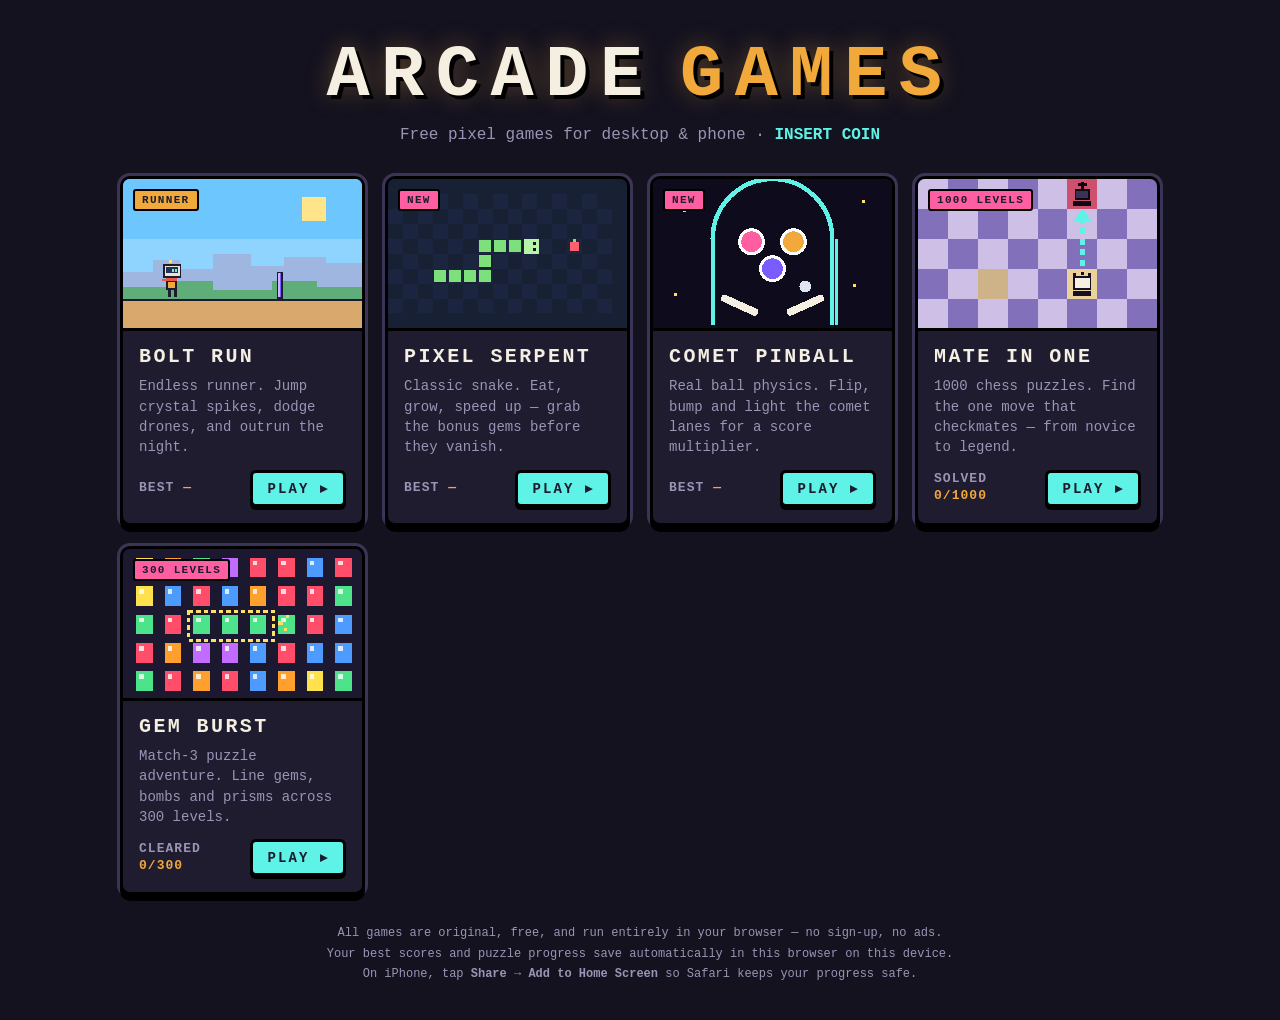
<file: index.html>
<!doctype html>
<html lang="en">
<head>
  <meta charset="utf-8">
  <meta name="viewport" content="width=device-width, initial-scale=1, viewport-fit=cut">
  <meta name="theme-color" content="#14121f">
  <meta name="description" content="Arcade Games — free pixel-art browser games: Bolt Run, Pixel Serpent, Comet Pinball and Mate in One (1000 chess puzzles) and Gem Burst (300 match-3 levels). Play on desktop or phone.">
  <meta name="apple-mobile-web-app-capable" content="yes">
  <meta name="mobile-web-app-capable" content="yes">
  <meta name="apple-mobile-web-app-status-bar-style" content="black-translucent">
  <meta name="apple-mobile-web-app-title" content="Arcade">
  <title>Arcade Games</title>
  <script src="storage.js"></script>
  <link rel="stylesheet" href="shared.css">
  <style>
    body { display: flex; justify-content: center; }
    .home { width: min(100%, 1040px); display: flex; flex-direction: column; gap: 28px; padding-bottom: 24px; }

    .hero { text-align: center; padding: 28px 0 4px; }
    .marquee {
      margin: 0;
      font-size: clamp(34px, 9vw, 72px);
      font-weight: 900;
      letter-spacing: 0.16em;
      line-height: 1;
      text-shadow: 4px 4px 0 #000, 0 0 24px rgba(242, 169, 59, 0.35);
    }
    .marquee span { color: var(--accent); margin-left: 0.35em; }
    @media (max-width: 520px) { .marquee span { display: block; margin: 0.15em 0 0; } }
    .tagline { margin: 14px 0 0; color: var(--muted); font-size: clamp(13px, 2.6vw, 16px); }
    .blink { animation: blink 1.1s steps(2) infinite; color: var(--accent-2); font-weight: 900; }
    @keyframes blink { 50% { opacity: 0; } }

    .grid {
      display: grid;
      grid-template-columns: repeat(auto-fit, minmax(230px, 1fr));
      gap: 20px;
    }

    .card {
      position: relative;
      display: flex;
      flex-direction: column;
      background: var(--panel);
      border: 3px solid #000;
      border-radius: 10px;
      box-shadow: 0 6px 0 #000, 0 0 0 3px var(--line);
      overflow: hidden;
      color: var(--ink);
      text-decoration: none;
      transition: transform 0.12s, box-shadow 0.12s;
    }
    .card:hover, .card:focus-visible { transform: translateY(-4px); box-shadow: 0 10px 0 #000, 0 0 0 3px var(--accent); outline: none; }
    .card:active { transform: translateY(2px); box-shadow: 0 3px 0 #000, 0 0 0 3px var(--accent); }

    .thumb { aspect-ratio: 16 / 10; display: block; width: 100%; image-rendering: pixelated; border-bottom: 3px solid #000; }
    .thumb svg { width: 100%; height: 100%; display: block; shape-rendering: crispEdges; }

    .card-body { padding: 14px 16px 16px; display: flex; flex-direction: column; gap: 8px; flex: 1; }
    .card h2 { margin: 0; font-size: 20px; letter-spacing: 0.12em; }
    .card p { margin: 0; color: var(--muted); font-size: 14px; line-height: 1.45; flex: 1; }
    .meta { display: flex; align-items: center; justify-content: space-between; gap: 8px; margin-top: 4px; }
    .best { line-height: 1.3; font-size: 13px; font-weight: 700; color: var(--muted); letter-spacing: 0.08em; }
    .best b { color: var(--accent); }
    .play {
      white-space: nowrap;
      font-weight: 900;
      letter-spacing: 0.15em;
      font-size: 14px;
      color: #1d1b2e;
      background: var(--accent-2);
      padding: 7px 14px;
      border: 3px solid #000;
      border-radius: 6px;
      box-shadow: 0 3px 0 #000;
    }
    .tag {
      position: absolute; top: 10px; left: 10px;
      font-size: 11px; font-weight: 900; letter-spacing: 0.12em;
      padding: 3px 7px; border-radius: 3px; border: 2px solid #000;
      color: #1d1b2e; background: var(--accent);
    }
    .tag.new { background: var(--pink); }

    footer { text-align: center; color: var(--muted); font-size: 12px; line-height: 1.7; }

    @media (prefers-reduced-motion: reduce) { .blink { animation: none; } .card { transition: none; } }
  </style>
</head>
<body>
  <main class="home">
    <header class="hero">
      <h1 class="marquee">ARCADE<span>GAMES</span></h1>
      <p class="tagline">Free pixel games for desktop &amp; phone · <span class="blink">INSERT COIN</span></p>
    </header>

    <section class="grid" aria-label="Games">
      <!-- Bolt Run lives in its own repo; link stays the same. -->
      <a class="card" href="https://prathameshbodhankar.github.io/bolt-run/" data-game="bolt-run">
        <span class="tag">RUNNER</span>
        <span class="thumb" aria-hidden="true">
          <svg viewBox="0 0 160 100">
            <rect width="160" height="100" fill="#8fd3ff"/>
            <rect y="0" width="160" height="40" fill="#6ec6ff"/>
            <rect x="120" y="12" width="16" height="16" fill="#ffe48a"/>
            <rect x="20" y="16" width="24" height="5" fill="#fff"/><rect x="24" y="12" width="14" height="4" fill="#fff"/>
            <path d="M0 62h20v-8h18v6h22v-10h26v8h22v-6h28v4h24v40H0z" fill="#9fb7e0"/>
            <path d="M0 72h30v-4h30v6h40v-6h30v4h30v24H0z" fill="#5fae7a"/>
            <rect y="80" width="160" height="20" fill="#d9a86c"/><rect y="80" width="160" height="2" fill="#1d1b2e"/>
            <!-- robot -->
            <g transform="translate(26 54)">
              <rect x="5" y="0" width="2" height="2" fill="#ffe066"/>
              <rect x="1" y="3" width="12" height="9" fill="#1d1b2e"/><rect x="2" y="4" width="10" height="7" fill="#e8e4d8"/>
              <rect x="3" y="5" width="8" height="4" fill="#26304f"/><rect x="7" y="6" width="1" height="2" fill="#5ff2e6"/><rect x="9" y="6" width="1" height="2" fill="#5ff2e6"/>
              <rect x="3" y="12" width="7" height="2" fill="#e8574a"/><rect x="0" y="13" width="3" height="1" fill="#e8574a"/>
              <rect x="3" y="14" width="7" height="6" fill="#1d1b2e"/><rect x="4" y="15" width="5" height="4" fill="#f2a93b"/>
              <rect x="4" y="20" width="2" height="5" fill="#1d1b2e"/><rect x="8" y="20" width="2" height="5" fill="#1d1b2e"/>
            </g>
            <g transform="translate(100 62)"><rect x="3" y="0" width="4" height="18" fill="#1d1b2e"/><rect x="4" y="1" width="2" height="16" fill="#7b5cff"/><rect x="4" y="1" width="1" height="16" fill="#c9b8ff"/></g>
          </svg>
        </span>
        <span class="card-body">
          <h2>BOLT RUN</h2>
          <p>Endless runner. Jump crystal spikes, dodge drones, and outrun the night.</p>
          <span class="meta"><span class="best">BEST <b data-hi="boltrun.hi">—</b></span><span class="play">PLAY ▸</span></span>
        </span>
      </a>

      <a class="card" href="snake/" data-game="snake">
        <span class="tag new">NEW</span>
        <span class="thumb" aria-hidden="true">
          <svg viewBox="0 0 160 100">
            <rect width="160" height="100" fill="#10131f"/>
            <g fill="#182033">
              <rect x="0" y="0" width="160" height="100"/>
            </g>
            <g fill="#1c2540">
              <rect x="10" y="10" width="10" height="10"/><rect x="30" y="10" width="10" height="10"/><rect x="50" y="10" width="10" height="10"/><rect x="70" y="10" width="10" height="10"/><rect x="90" y="10" width="10" height="10"/><rect x="110" y="10" width="10" height="10"/><rect x="130" y="10" width="10" height="10"/>
              <rect x="0" y="20" width="10" height="10"/><rect x="20" y="20" width="10" height="10"/><rect x="40" y="20" width="10" height="10"/><rect x="60" y="20" width="10" height="10"/><rect x="80" y="20" width="10" height="10"/><rect x="100" y="20" width="10" height="10"/><rect x="120" y="20" width="10" height="10"/><rect x="140" y="20" width="10" height="10"/>
              <rect x="10" y="30" width="10" height="10"/><rect x="30" y="30" width="10" height="10"/><rect x="50" y="30" width="10" height="10"/><rect x="70" y="30" width="10" height="10"/><rect x="90" y="30" width="10" height="10"/><rect x="110" y="30" width="10" height="10"/><rect x="130" y="30" width="10" height="10"/>
              <rect x="0" y="40" width="10" height="10"/><rect x="20" y="40" width="10" height="10"/><rect x="40" y="40" width="10" height="10"/><rect x="60" y="40" width="10" height="10"/><rect x="80" y="40" width="10" height="10"/><rect x="100" y="40" width="10" height="10"/><rect x="120" y="40" width="10" height="10"/><rect x="140" y="40" width="10" height="10"/>
              <rect x="10" y="50" width="10" height="10"/><rect x="30" y="50" width="10" height="10"/><rect x="50" y="50" width="10" height="10"/><rect x="70" y="50" width="10" height="10"/><rect x="90" y="50" width="10" height="10"/><rect x="110" y="50" width="10" height="10"/><rect x="130" y="50" width="10" height="10"/>
              <rect x="0" y="60" width="10" height="10"/><rect x="20" y="60" width="10" height="10"/><rect x="40" y="60" width="10" height="10"/><rect x="60" y="60" width="10" height="10"/><rect x="80" y="60" width="10" height="10"/><rect x="100" y="60" width="10" height="10"/><rect x="120" y="60" width="10" height="10"/><rect x="140" y="60" width="10" height="10"/>
              <rect x="10" y="70" width="10" height="10"/><rect x="30" y="70" width="10" height="10"/><rect x="50" y="70" width="10" height="10"/><rect x="70" y="70" width="10" height="10"/><rect x="90" y="70" width="10" height="10"/><rect x="110" y="70" width="10" height="10"/><rect x="130" y="70" width="10" height="10"/>
              <rect x="0" y="80" width="10" height="10"/><rect x="20" y="80" width="10" height="10"/><rect x="40" y="80" width="10" height="10"/><rect x="60" y="80" width="10" height="10"/><rect x="80" y="80" width="10" height="10"/><rect x="100" y="80" width="10" height="10"/><rect x="120" y="80" width="10" height="10"/><rect x="140" y="80" width="10" height="10"/>
            </g>
            <g fill="#7ee07a">
              <rect x="31" y="61" width="8" height="8"/><rect x="41" y="61" width="8" height="8"/><rect x="51" y="61" width="8" height="8"/><rect x="61" y="61" width="8" height="8"/>
              <rect x="61" y="51" width="8" height="8"/><rect x="61" y="41" width="8" height="8"/><rect x="71" y="41" width="8" height="8"/><rect x="81" y="41" width="8" height="8"/>
            </g>
            <rect x="91" y="40" width="10" height="10" fill="#b6f5a8"/>
            <rect x="97" y="42" width="2" height="2" fill="#10131f"/><rect x="97" y="46" width="2" height="2" fill="#10131f"/>
            <rect x="122" y="42" width="6" height="6" fill="#ff5f6e"/><rect x="124" y="40" width="2" height="2" fill="#7ee07a"/>
          </svg>
        </span>
        <span class="card-body">
          <h2>PIXEL SERPENT</h2>
          <p>Classic snake. Eat, grow, speed up — grab the bonus gems before they vanish.</p>
          <span class="meta"><span class="best">BEST <b data-hi="arcade.snake.hi">—</b></span><span class="play">PLAY ▸</span></span>
        </span>
      </a>

      <a class="card" href="pinball/" data-game="pinball">
        <span class="tag new">NEW</span>
        <span class="thumb" aria-hidden="true">
          <svg viewBox="0 0 160 100">
            <rect width="160" height="100" fill="#0e0b1d"/>
            <path d="M40 98V40a40 40 0 0 1 80 0v58" fill="none" stroke="#5ff2e6" stroke-width="3"/>
            <circle cx="66" cy="42" r="8" fill="#ff5fa2" stroke="#fff" stroke-width="2"/>
            <circle cx="94" cy="42" r="8" fill="#f2a93b" stroke="#fff" stroke-width="2"/>
            <circle cx="80" cy="60" r="8" fill="#7b5cff" stroke="#fff" stroke-width="2"/>
            <path d="M48 80l20 9" stroke="#f4efe1" stroke-width="5" stroke-linecap="round"/>
            <path d="M112 80l-20 9" stroke="#f4efe1" stroke-width="5" stroke-linecap="round"/>
            <circle cx="102" cy="72" r="4" fill="#dfe6f2"/>
            <rect x="122" y="40" width="2" height="58" fill="#5ff2e6"/>
            <g fill="#ffe066"><rect x="20" y="20" width="2" height="2"/><rect x="140" y="14" width="2" height="2"/><rect x="134" y="70" width="2" height="2"/><rect x="14" y="76" width="2" height="2"/></g>
          </svg>
        </span>
        <span class="card-body">
          <h2>COMET PINBALL</h2>
          <p>Real ball physics. Flip, bump and light the comet lanes for a score multiplier.</p>
          <span class="meta"><span class="best">BEST <b data-hi="arcade.pinball.hi">—</b></span><span class="play">PLAY ▸</span></span>
        </span>
      </a>
      <a class="card" href="chess/" data-game="mate">
        <span class="tag new">1000 LEVELS</span>
        <span class="thumb" aria-hidden="true">
          <svg viewBox="0 0 160 100">
            <rect width="160" height="100" fill="#8370ba"/>
            <g fill="#cdbfe6">
              <rect x="0" y="0" width="20" height="20"/><rect x="40" y="0" width="20" height="20"/><rect x="80" y="0" width="20" height="20"/><rect x="120" y="0" width="20" height="20"/>
              <rect x="20" y="20" width="20" height="20"/><rect x="60" y="20" width="20" height="20"/><rect x="100" y="20" width="20" height="20"/><rect x="140" y="20" width="20" height="20"/>
              <rect x="0" y="40" width="20" height="20"/><rect x="40" y="40" width="20" height="20"/><rect x="80" y="40" width="20" height="20"/><rect x="120" y="40" width="20" height="20"/>
              <rect x="20" y="60" width="20" height="20"/><rect x="60" y="60" width="20" height="20"/><rect x="100" y="60" width="20" height="20"/><rect x="140" y="60" width="20" height="20"/>
              <rect x="0" y="80" width="20" height="20"/><rect x="40" y="80" width="20" height="20"/><rect x="80" y="80" width="20" height="20"/><rect x="120" y="80" width="20" height="20"/>
            </g>
            <rect x="100" y="0" width="20" height="20" fill="rgba(255,60,60,0.6)"/>
            <rect x="40" y="60" width="20" height="20" fill="rgba(255,224,102,0.6)"/><rect x="100" y="60" width="20" height="20" fill="rgba(255,224,102,0.6)"/>
            <!-- black king (in check) -->
            <g transform="translate(103 2)"><rect x="6" y="0" width="2" height="5" fill="#0b0814"/><rect x="4" y="1" width="6" height="2" fill="#0b0814"/><rect x="2" y="5" width="10" height="7" fill="#0b0814"/><rect x="3" y="6" width="8" height="5" fill="#3a3256"/><rect x="1" y="13" width="12" height="3" fill="#0b0814"/></g>
            <!-- white queen delivering mate -->
            <g transform="translate(103 62)"><rect x="1" y="1" width="2" height="2" fill="#140f22"/><rect x="6" y="0" width="2" height="2" fill="#140f22"/><rect x="11" y="1" width="2" height="2" fill="#140f22"/><rect x="1" y="3" width="12" height="9" fill="#140f22"/><rect x="2" y="4" width="10" height="7" fill="#f4efe1"/><rect x="1" y="13" width="12" height="3" fill="#140f22"/></g>
            <path d="M110 58V24" stroke="#5ff2e6" stroke-width="3" stroke-dasharray="4 3"/>
            <path d="M104 28l6-8 6 8z" fill="#5ff2e6"/>
          </svg>
        </span>
        <span class="card-body">
          <h2>MATE IN ONE</h2>
          <p>1000 chess puzzles. Find the one move that checkmates — from novice to legend.</p>
          <span class="meta"><span class="best">SOLVED <b data-solved="arcade.mate1.solved">0/1000</b></span><span class="play">PLAY ▸</span></span>
        </span>
      </a>
      <a class="card" href="gems/" data-game="gems">
        <span class="tag new">300 LEVELS</span>
        <span class="thumb" aria-hidden="true">
          <svg viewBox="0 0 160 100">
            <rect width="160" height="100" fill="#1b1830"/>
            <rect x="9" y="6" width="11" height="13" fill="#ffe14d"/><rect x="11" y="8" width="3" height="3" fill="#fff" opacity=".8"/><rect x="28" y="6" width="11" height="13" fill="#ff9f2e"/><rect x="30" y="8" width="3" height="3" fill="#fff" opacity=".8"/><rect x="47" y="6" width="11" height="13" fill="#4de38a"/><rect x="49" y="8" width="3" height="3" fill="#fff" opacity=".8"/><rect x="66" y="6" width="11" height="13" fill="#c26bff"/><rect x="68" y="8" width="3" height="3" fill="#fff" opacity=".8"/><rect x="85" y="6" width="11" height="13" fill="#ff4d6a"/><rect x="87" y="8" width="3" height="3" fill="#fff" opacity=".8"/><rect x="104" y="6" width="11" height="13" fill="#ff4d6a"/><rect x="106" y="8" width="3" height="3" fill="#fff" opacity=".8"/><rect x="123" y="6" width="11" height="13" fill="#4d9bff"/><rect x="125" y="8" width="3" height="3" fill="#fff" opacity=".8"/><rect x="142" y="6" width="11" height="13" fill="#ff4d6a"/><rect x="144" y="8" width="3" height="3" fill="#fff" opacity=".8"/><rect x="9" y="25" width="11" height="13" fill="#ffe14d"/><rect x="11" y="27" width="3" height="3" fill="#fff" opacity=".8"/><rect x="28" y="25" width="11" height="13" fill="#4d9bff"/><rect x="30" y="27" width="3" height="3" fill="#fff" opacity=".8"/><rect x="47" y="25" width="11" height="13" fill="#ff4d6a"/><rect x="49" y="27" width="3" height="3" fill="#fff" opacity=".8"/><rect x="66" y="25" width="11" height="13" fill="#4d9bff"/><rect x="68" y="27" width="3" height="3" fill="#fff" opacity=".8"/><rect x="85" y="25" width="11" height="13" fill="#ff9f2e"/><rect x="87" y="27" width="3" height="3" fill="#fff" opacity=".8"/><rect x="104" y="25" width="11" height="13" fill="#ff4d6a"/><rect x="106" y="27" width="3" height="3" fill="#fff" opacity=".8"/><rect x="123" y="25" width="11" height="13" fill="#ff4d6a"/><rect x="125" y="27" width="3" height="3" fill="#fff" opacity=".8"/><rect x="142" y="25" width="11" height="13" fill="#4de38a"/><rect x="144" y="27" width="3" height="3" fill="#fff" opacity=".8"/><rect x="9" y="44" width="11" height="13" fill="#4de38a"/><rect x="11" y="46" width="3" height="3" fill="#fff" opacity=".8"/><rect x="28" y="44" width="11" height="13" fill="#ff4d6a"/><rect x="30" y="46" width="3" height="3" fill="#fff" opacity=".8"/><rect x="47" y="44" width="11" height="13" fill="#4de38a"/><rect x="49" y="46" width="3" height="3" fill="#fff" opacity=".8"/><rect x="66" y="44" width="11" height="13" fill="#4de38a"/><rect x="68" y="46" width="3" height="3" fill="#fff" opacity=".8"/><rect x="85" y="44" width="11" height="13" fill="#4de38a"/><rect x="87" y="46" width="3" height="3" fill="#fff" opacity=".8"/><rect x="104" y="44" width="11" height="13" fill="#4de38a"/><rect x="106" y="46" width="3" height="3" fill="#fff" opacity=".8"/><rect x="123" y="44" width="11" height="13" fill="#ff4d6a"/><rect x="125" y="46" width="3" height="3" fill="#fff" opacity=".8"/><rect x="142" y="44" width="11" height="13" fill="#4d9bff"/><rect x="144" y="46" width="3" height="3" fill="#fff" opacity=".8"/><rect x="9" y="63" width="11" height="13" fill="#ff4d6a"/><rect x="11" y="65" width="3" height="3" fill="#fff" opacity=".8"/><rect x="28" y="63" width="11" height="13" fill="#ff9f2e"/><rect x="30" y="65" width="3" height="3" fill="#fff" opacity=".8"/><rect x="47" y="63" width="11" height="13" fill="#c26bff"/><rect x="49" y="65" width="3" height="3" fill="#fff" opacity=".8"/><rect x="66" y="63" width="11" height="13" fill="#c26bff"/><rect x="68" y="65" width="3" height="3" fill="#fff" opacity=".8"/><rect x="85" y="63" width="11" height="13" fill="#4d9bff"/><rect x="87" y="65" width="3" height="3" fill="#fff" opacity=".8"/><rect x="104" y="63" width="11" height="13" fill="#ff4d6a"/><rect x="106" y="65" width="3" height="3" fill="#fff" opacity=".8"/><rect x="123" y="63" width="11" height="13" fill="#4d9bff"/><rect x="125" y="65" width="3" height="3" fill="#fff" opacity=".8"/><rect x="142" y="63" width="11" height="13" fill="#4d9bff"/><rect x="144" y="65" width="3" height="3" fill="#fff" opacity=".8"/><rect x="9" y="82" width="11" height="13" fill="#4de38a"/><rect x="11" y="84" width="3" height="3" fill="#fff" opacity=".8"/><rect x="28" y="82" width="11" height="13" fill="#ff4d6a"/><rect x="30" y="84" width="3" height="3" fill="#fff" opacity=".8"/><rect x="47" y="82" width="11" height="13" fill="#ff9f2e"/><rect x="49" y="84" width="3" height="3" fill="#fff" opacity=".8"/><rect x="66" y="82" width="11" height="13" fill="#ff4d6a"/><rect x="68" y="84" width="3" height="3" fill="#fff" opacity=".8"/><rect x="85" y="82" width="11" height="13" fill="#4d9bff"/><rect x="87" y="84" width="3" height="3" fill="#fff" opacity=".8"/><rect x="104" y="82" width="11" height="13" fill="#ff9f2e"/><rect x="106" y="84" width="3" height="3" fill="#fff" opacity=".8"/><rect x="123" y="82" width="11" height="13" fill="#ffe14d"/><rect x="125" y="84" width="3" height="3" fill="#fff" opacity=".8"/><rect x="142" y="82" width="11" height="13" fill="#4de38a"/><rect x="144" y="84" width="3" height="3" fill="#fff" opacity=".8"/>
            <rect x="44" y="42" width="57" height="19" fill="none" stroke="#ffe066" stroke-width="2" stroke-dasharray="3 2"/>
            <g fill="#ffe066"><rect x="104" y="48" width="3" height="3"/><rect x="109" y="44" width="2" height="2"/><rect x="108" y="53" width="2" height="2"/></g>
          </svg>
        </span>
        <span class="card-body">
          <h2>GEM BURST</h2>
          <p>Match-3 puzzle adventure. Line gems, bombs and prisms across 300 levels.</p>
          <span class="meta"><span class="best">CLEARED <b data-gems="arcade.gems.cleared">0/300</b></span><span class="play">PLAY ▸</span></span>
        </span>
      </a>
    </section>

    <footer>
      All games are original, free, and run entirely in your browser — no sign-up, no ads.<br>
      Your best scores and puzzle progress save automatically in this browser on this device.<br>
      On iPhone, tap <b>Share → Add to Home Screen</b> so Safari keeps your progress safe.
    </footer>
  </main>

  <script>
    // Show personal bests (same origin, so Bolt Run's saved score is visible too).
    document.querySelectorAll('[data-hi]').forEach((el) => {
      let v = null;
      try { v = localStorage.getItem(el.dataset.hi); } catch (e) { /* storage blocked */ }
      const n = parseInt(v, 10);
      if (n > 0) el.textContent = String(n).padStart(5, '0');
    });
    document.querySelectorAll('[data-gems]').forEach((el) => {
      let v = null;
      try { v = localStorage.getItem(el.dataset.gems); } catch (e) { /* storage blocked */ }
      el.textContent = (parseInt(v, 10) || 0) + '/300';
    });
    document.querySelectorAll('[data-solved]').forEach((el) => {
      let v = null;
      try { v = localStorage.getItem(el.dataset.solved); } catch (e) { /* storage blocked */ }
      el.textContent = (parseInt(v, 10) || 0) + '/1000';
    });
  </script>
</body>
</html>
</file>
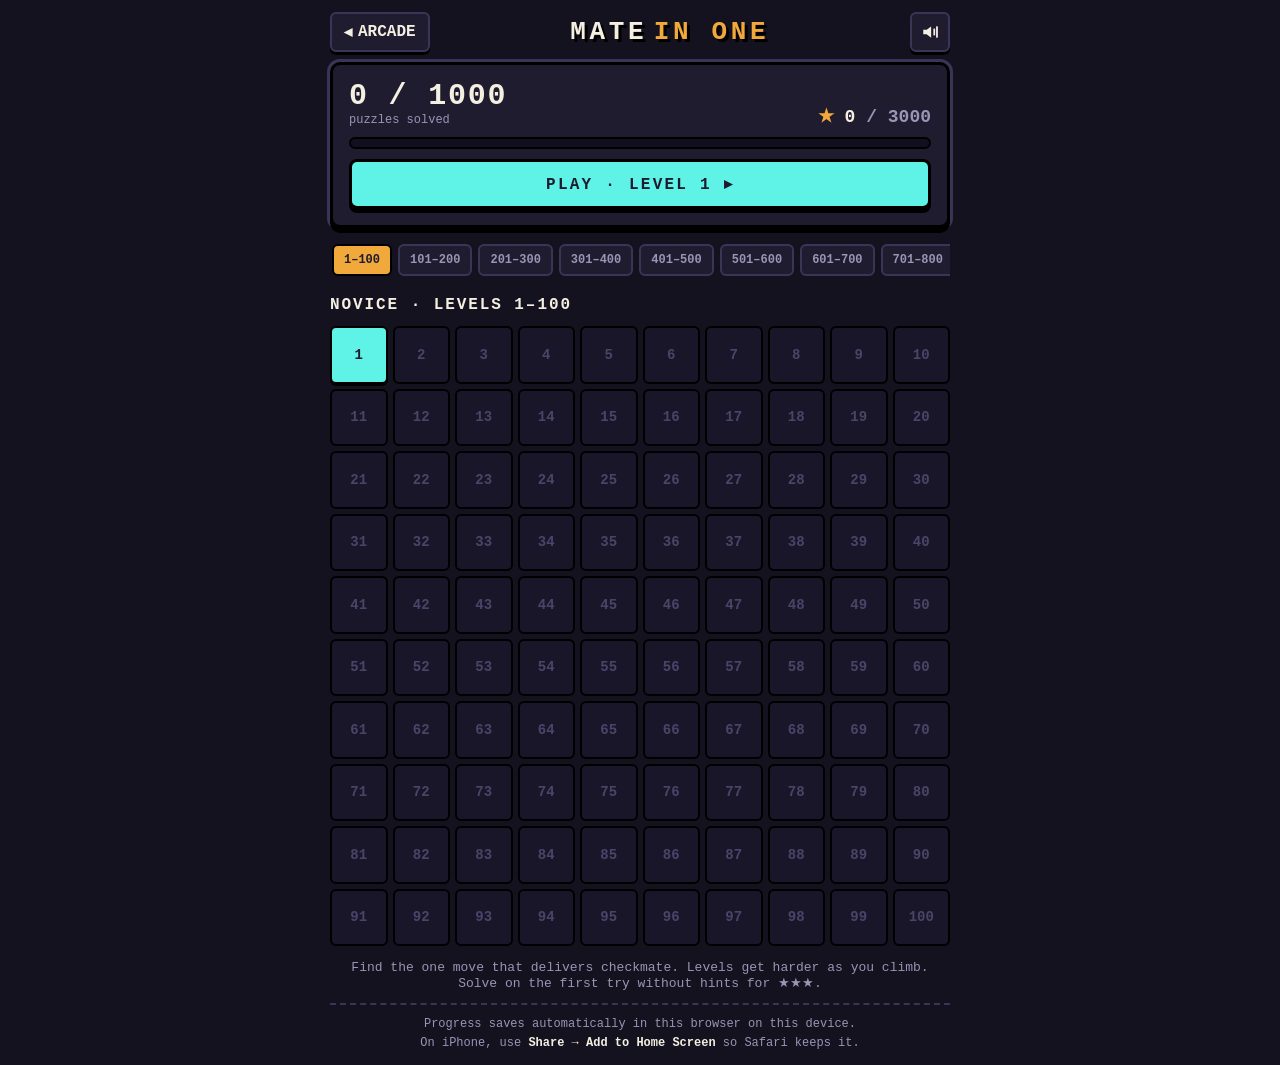
<file: chess/index.html>
<!doctype html>
<html lang="en">
<head>
  <meta charset="utf-8">
  <meta name="viewport" content="width=device-width, initial-scale=1, viewport-fit=cut">
  <meta name="theme-color" content="#14121f">
  <meta name="apple-mobile-web-app-capable" content="yes">
  <meta name="mobile-web-app-capable" content="yes">
  <meta name="apple-mobile-web-app-status-bar-style" content="black-translucent">
  <title>Mate in One · Arcade Games</title>
  <script src="../storage.js"></script>
  <link rel="stylesheet" href="../shared.css">
  <link rel="stylesheet" href="chess.css">
</head>
<body class="game-page">
  <main class="game-app chess-app">
    <header class="topbar">
      <a class="back" id="backBtn" href="../" aria-label="Back to Arcade">◂<span class="back-txt" id="backTxt"> ARCADE</span></a>
      <h1 class="logo">MATE<span>IN ONE</span></h1>
      <div class="controls">
        <button id="muteBtn" class="icon-btn" type="button" aria-label="Mute sound" aria-pressed="false">
          <svg class="ico-on" viewBox="0 0 16 16" aria-hidden="true"><path d="M2 6h3l4-3v10L5 10H2z"/><rect x="11" y="5" width="1.6" height="6"/><rect x="13.4" y="3" width="1.6" height="10"/></svg>
          <svg class="ico-off" viewBox="0 0 16 16" aria-hidden="true"><path d="M2 6h3l4-3v10L5 10H2z"/><path d="M10.5 5.5l4 5M14.5 5.5l-4 5" stroke-width="1.8" stroke="currentColor" fill="none"/></svg>
        </button>
      </div>
    </header>

    <!-- ============ LEVEL MAP ============ -->
    <section id="mapView" class="view" aria-label="Level select">
      <div class="progress-card">
        <div class="progress-top">
          <div>
            <div class="big" id="solvedCount">0 / 1000</div>
            <div class="muted small">puzzles solved</div>
          </div>
          <div class="stars-total"><span class="star on">★</span> <span id="starCount">0</span><span class="muted"> / 3000</span></div>
        </div>
        <div class="bar"><div class="bar-fill" id="barFill"></div></div>
        <button id="continueBtn" class="cta" type="button">PLAY LEVEL 1 ▸</button>
      </div>

      <nav class="tiers" id="tiers" aria-label="Level ranges"></nav>
      <div class="tier-title" id="tierTitle"></div>
      <div class="grid" id="grid" role="list"></div>
      <p class="help">Find the one move that delivers checkmate. Levels get harder as you climb.<br>Solve on the first try without hints for ★★★.</p>
      <p class="save-note">Progress saves automatically in this browser on this device.<br>On iPhone, use <b>Share → Add to Home Screen</b> so Safari keeps it.</p>
    </section>

    <!-- ============ PUZZLE ============ -->
    <section id="playView" class="view" hidden aria-label="Puzzle">
      <div class="play-head">
        <div>
          <div class="lvl" id="lvlLabel">LEVEL 1</div>
          <div class="tier-badge" id="tierBadge">NOVICE</div>
        </div>
        <div class="prompt" id="prompt"><span class="dot" id="sideDot"></span><span id="promptText">White to move</span><b>Mate in 1</b></div>
      </div>

      <div class="board-wrap">
        <div id="board" class="board" role="grid" aria-label="Chess board"></div>
        <div id="promo" class="promo" hidden></div>
        <div id="result" class="result" hidden>
          <p class="result-title" id="resultTitle">CHECKMATE!</p>
          <p class="result-stars" id="resultStars"></p>
          <p class="result-move" id="resultMove"></p>
          <button id="nextBtn" class="cta" type="button">NEXT LEVEL ▸</button>
        </div>
      </div>

      <p class="feedback" id="feedback" aria-live="polite">&nbsp;</p>

      <div class="actions">
        <button id="prevBtn" class="act" type="button" aria-label="Previous level">◂</button>
        <button id="hintBtn" class="act" type="button">HINT</button>
        <button id="answerBtn" class="act" type="button" hidden>SHOW ANSWER</button>
        <button id="skipBtn" class="act" type="button" title="Skip this level (S)">SKIP ▸</button>
        <button id="nextLvlBtn" class="act" type="button" aria-label="Next level">▸</button>
      </div>
    </section>
  </main>

  <script src="../sound.js"></script>
  <script src="core.js"></script>
  <script src="puzzles.js"></script>
  <script src="chess.js"></script>
</body>
</html>
</file>
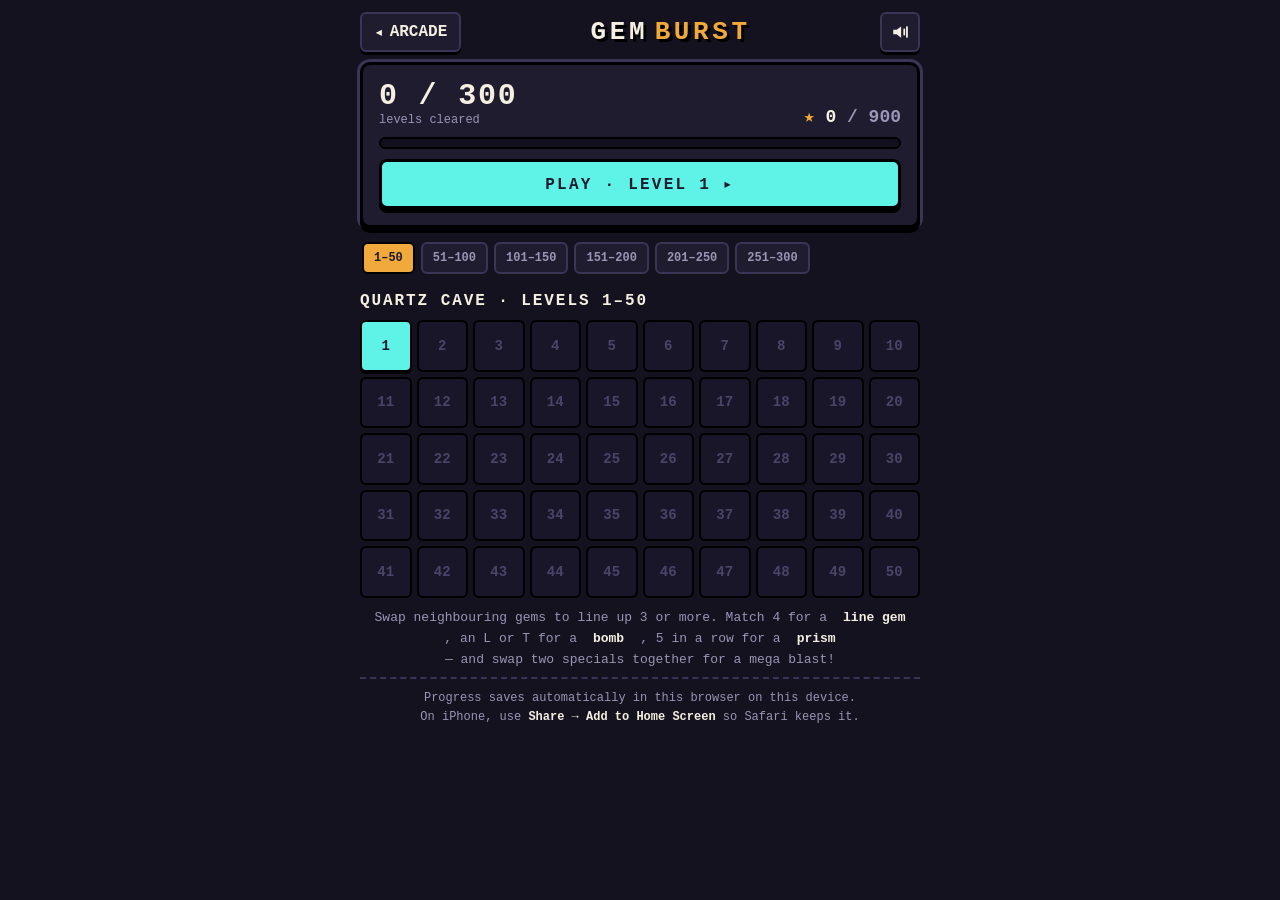
<file: gems/index.html>
<!doctype html>
<html lang="en">
<head>
  <meta charset="utf-8">
  <meta name="viewport" content="width=device-width, initial-scale=1, viewport-fit=cut">
  <meta name="theme-color" content="#14121f">
  <meta name="apple-mobile-web-app-capable" content="yes">
  <meta name="mobile-web-app-capable" content="yes">
  <meta name="apple-mobile-web-app-status-bar-style" content="black-translucent">
  <title>Gem Burst · Arcade Games</title>
  <script src="../storage.js"></script>
  <link rel="stylesheet" href="../shared.css">
  <link rel="stylesheet" href="gems.css">
</head>
<body class="game-page">
  <main class="game-app gems-app">
    <header class="topbar">
      <a class="back" id="backBtn" href="../" aria-label="Back to Arcade">◂<span class="back-txt" id="backTxt"> ARCADE</span></a>
      <h1 class="logo">GEM<span>BURST</span></h1>
      <div class="controls">
        <button id="muteBtn" class="icon-btn" type="button" aria-label="Mute sound" aria-pressed="false">
          <svg class="ico-on" viewBox="0 0 16 16" aria-hidden="true"><path d="M2 6h3l4-3v10L5 10H2z"/><rect x="11" y="5" width="1.6" height="6"/><rect x="13.4" y="3" width="1.6" height="10"/></svg>
          <svg class="ico-off" viewBox="0 0 16 16" aria-hidden="true"><path d="M2 6h3l4-3v10L5 10H2z"/><path d="M10.5 5.5l4 5M14.5 5.5l-4 5" stroke-width="1.8" stroke="currentColor" fill="none"/></svg>
        </button>
      </div>
    </header>

    <!-- ============ LEVEL MAP ============ -->
    <section id="mapView" class="view" aria-label="Level select">
      <div class="progress-card">
        <div class="progress-top">
          <div>
            <div class="big" id="clearedCount">0 / 300</div>
            <div class="muted small">levels cleared</div>
          </div>
          <div class="stars-total"><span class="star on">★</span> <span id="starCount">0</span><span class="muted"> / 900</span></div>
        </div>
        <div class="bar"><div class="bar-fill" id="barFill"></div></div>
        <button id="continueBtn" class="cta" type="button">PLAY · LEVEL 1 ▸</button>
      </div>
      <nav class="tiers" id="tiers" aria-label="Worlds"></nav>
      <div class="tier-title" id="tierTitle"></div>
      <div class="grid" id="grid" role="list"></div>
      <p class="help">Swap neighbouring gems to line up 3 or more. Match 4 for a <b>line gem</b>, an L or T for a <b>bomb</b>, 5 in a row for a <b>prism</b> — and swap two specials together for a mega blast!</p>
      <p class="save-note">Progress saves automatically in this browser on this device.<br>On iPhone, use <b>Share → Add to Home Screen</b> so Safari keeps it.</p>
    </section>

    <!-- ============ PLAY ============ -->
    <section id="playView" class="view" hidden aria-label="Level">
      <div class="hud">
        <div class="hud-left">
          <div class="lvl" id="lvlLabel">LEVEL 1<small> / 300</small></div>
          <div class="goals" id="goals" aria-label="Goals"></div>
        </div>
        <div class="moves" aria-label="Moves left"><span id="movesLeft">20</span><small>MOVES</small></div>
      </div>
      <div class="scorebar" aria-hidden="true">
        <div class="score-fill" id="scoreFill"></div>
        <span class="mark" id="mark2">★</span><span class="mark" id="mark3">★</span>
      </div>
      <div class="score-line"><span id="scoreText">0</span><span class="muted" id="cascadeText"></span></div>

      <div id="stage" class="stage gem-stage" role="application" aria-label="Gem board. Swipe or tap two neighbouring gems to swap them.">
        <canvas id="board"></canvas>
        <div id="panel" class="panel" hidden></div>
      </div>

      <div class="actions">
        <button id="prevBtn" class="act" type="button" aria-label="Previous level">◂</button>
        <button id="retryBtn" class="act" type="button">↻ RETRY</button>
        <button id="skipBtn" class="act" type="button" title="Skip this level">SKIP ▸</button>
        <button id="nextLvlBtn" class="act" type="button" aria-label="Next level">▸</button>
      </div>
    </section>
  </main>

  <script src="../sound.js"></script>
  <script src="engine.js"></script>
  <script src="levels.js"></script>
  <script src="gems.js"></script>
</body>
</html>
</file>
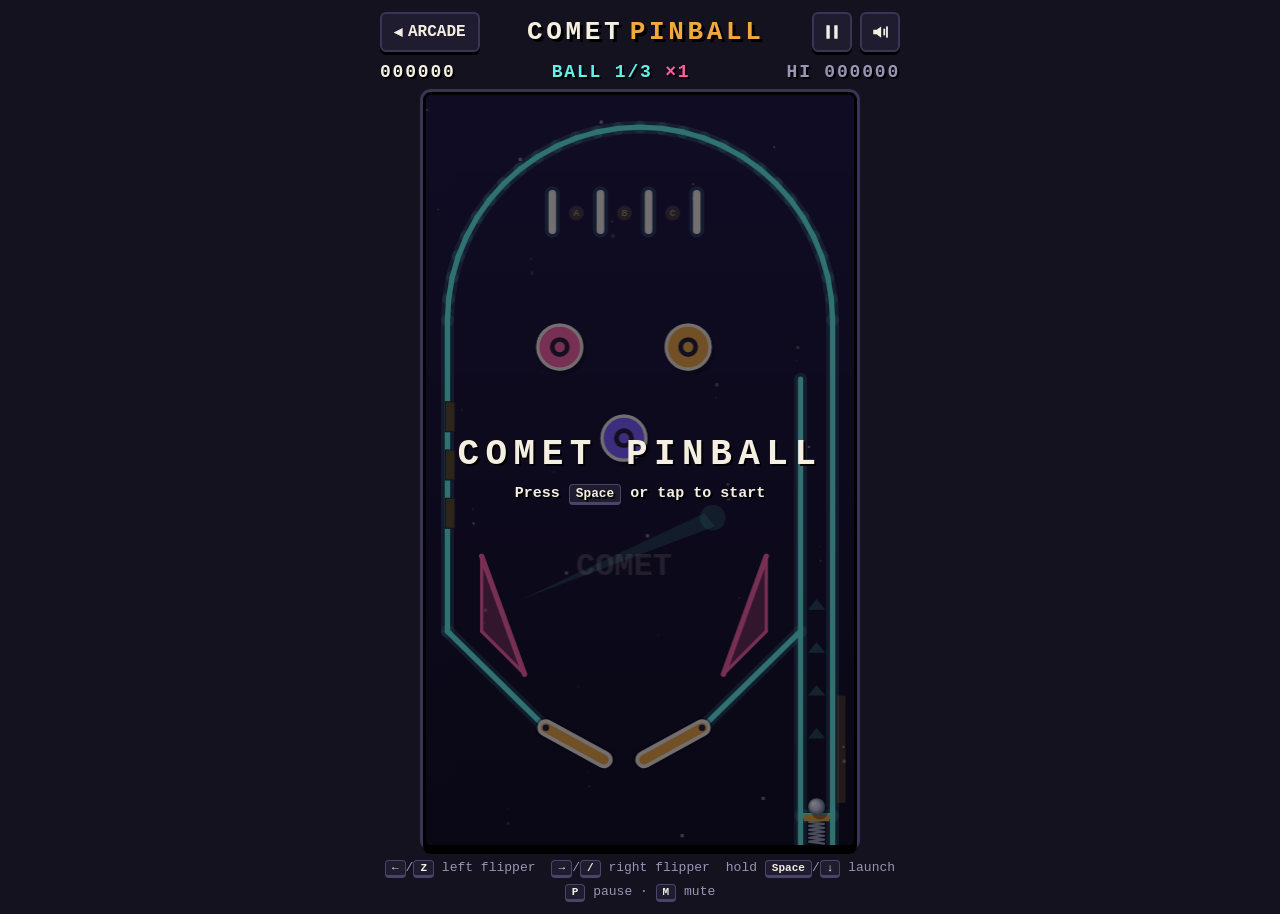
<file: pinball/index.html>
<!doctype html>
<html lang="en">
<head>
  <meta charset="utf-8">
  <meta name="viewport" content="width=device-width, initial-scale=1, viewport-fit=cut">
  <meta name="theme-color" content="#14121f">
  <meta name="apple-mobile-web-app-capable" content="yes">
  <meta name="mobile-web-app-capable" content="yes">
  <meta name="apple-mobile-web-app-status-bar-style" content="black-translucent">
  <title>Comet Pinball · Arcade Games</title>
  <script src="../storage.js"></script>
  <link rel="stylesheet" href="../shared.css">
  <style>
    .game-app { max-width: 520px; }
    .stage { background: #0e0b1d; cursor: pointer; }
    .hudbar .mult { color: var(--pink); }
    .hudbar .balls { color: var(--accent-2); }
  </style>
</head>
<body class="game-page">
  <main class="game-app">
    <header class="topbar">
      <a class="back" href="../" aria-label="Back to Arcade">◂<span class="back-txt"> ARCADE</span></a>
      <h1 class="logo">COMET<span>PINBALL</span></h1>
      <div class="controls">
        <button id="pauseBtn" class="icon-btn" type="button" aria-label="Pause">
          <svg viewBox="0 0 16 16" aria-hidden="true"><rect x="3" y="2" width="3" height="12"/><rect x="10" y="2" width="3" height="12"/></svg>
        </button>
        <button id="muteBtn" class="icon-btn" type="button" aria-label="Mute sound" aria-pressed="false">
          <svg class="ico-on" viewBox="0 0 16 16" aria-hidden="true"><path d="M2 6h3l4-3v10L5 10H2z"/><rect x="11" y="5" width="1.6" height="6"/><rect x="13.4" y="3" width="1.6" height="10"/></svg>
          <svg class="ico-off" viewBox="0 0 16 16" aria-hidden="true"><path d="M2 6h3l4-3v10L5 10H2z"/><path d="M10.5 5.5l4 5M14.5 5.5l-4 5" stroke-width="1.8" stroke="currentColor" fill="none"/></svg>
        </button>
      </div>
    </header>

    <div class="hudbar">
      <span id="score">000000</span>
      <span><span class="balls" id="balls">BALL 1/3</span> <span class="mult" id="mult">×1</span></span>
      <span class="muted" id="hi">HI 000000</span>
    </div>

    <div id="stage" class="stage" role="application" aria-label="Comet Pinball. Left and right arrow keys flip, space launches.">
      <canvas id="game"></canvas>
      <div id="overlay" class="overlay">
        <p id="ovTitle" class="ov-title">COMET PINBALL</p>
        <p id="ovBadge" class="ov-badge" hidden>NEW BEST!</p>
        <p id="ovSub" class="ov-sub">Press <kbd>Space</kbd> or tap to start</p>
      </div>
    </div>

    <p class="help">
      <span><kbd>←</kbd>/<kbd>Z</kbd> left flipper</span>
      <span><kbd>→</kbd>/<kbd>/</kbd> right flipper</span>
      <span>hold <kbd>Space</kbd>/<kbd>↓</kbd> launch</span>
      <span><kbd>P</kbd> pause · <kbd>M</kbd> mute</span>
      <span class="touch">Tap left / right half to flip · hold &amp; release to launch</span>
    </p>
  </main>

  <script src="../sound.js"></script>
  <script src="pinball.js"></script>
</body>
</html>
</file>
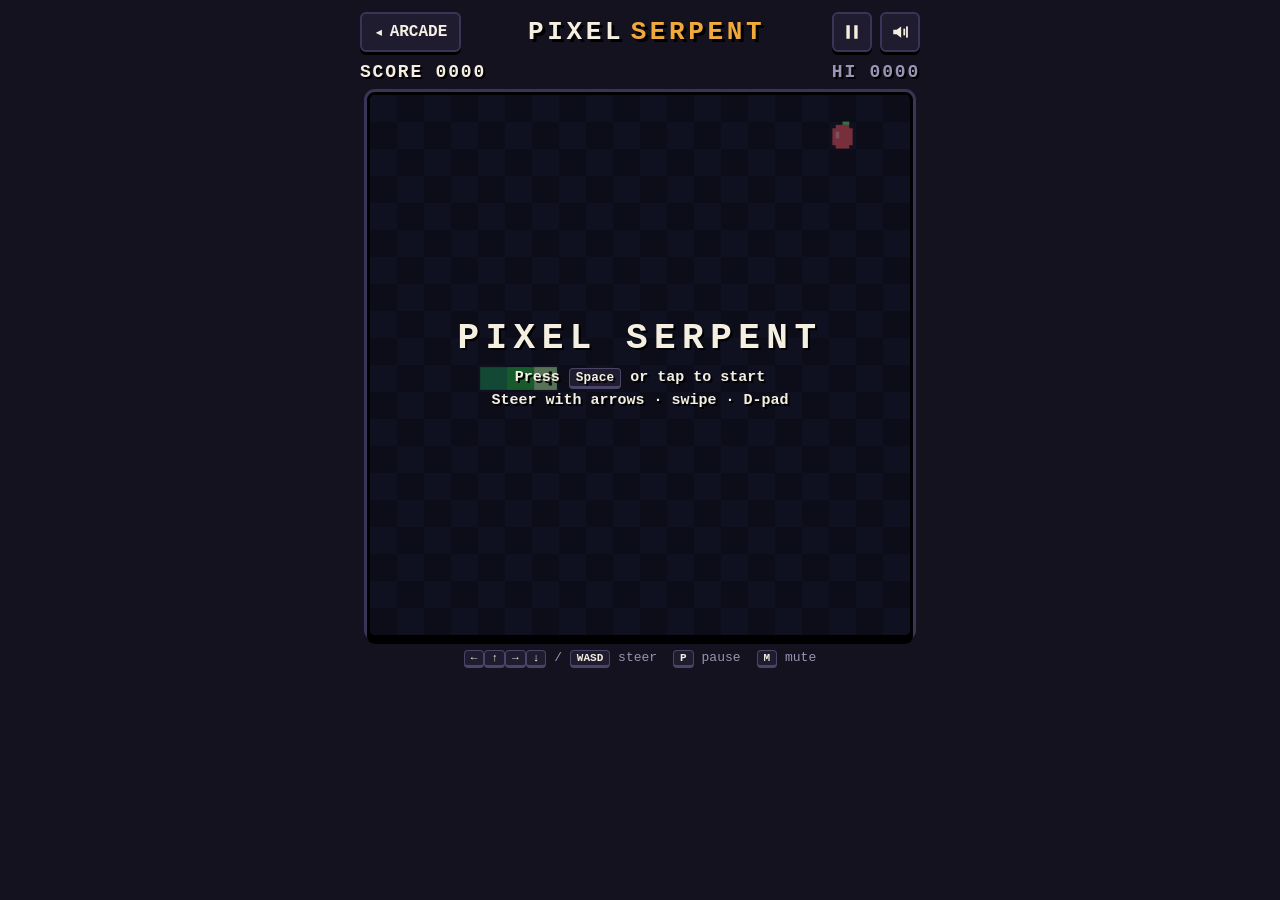
<file: snake/index.html>
<!doctype html>
<html lang="en">
<head>
  <meta charset="utf-8">
  <meta name="viewport" content="width=device-width, initial-scale=1, viewport-fit=cut">
  <meta name="theme-color" content="#14121f">
  <meta name="apple-mobile-web-app-capable" content="yes">
  <meta name="mobile-web-app-capable" content="yes">
  <meta name="apple-mobile-web-app-status-bar-style" content="black-translucent">
  <title>Pixel Serpent · Arcade Games</title>
  <script src="../storage.js"></script>
  <link rel="stylesheet" href="../shared.css">
  <style>
    .game-app { max-width: 560px; }
    .stage { background: #10131f; cursor: pointer; }

    .dpad {
      display: none;
      grid-template-columns: repeat(3, 64px);
      grid-template-rows: repeat(3, 56px);
      gap: 6px;
      margin-top: 4px;
      touch-action: none;
      user-select: none;
      -webkit-user-select: none;
      -webkit-touch-callout: none;
    }
    .dpad button {
      -webkit-appearance: none; appearance: none;
      background: var(--panel); color: var(--ink);
      border: 2px solid var(--line); border-radius: 10px;
      box-shadow: 0 4px 0 #000;
      font: 900 22px var(--pixel-font);
      touch-action: none;
    }
    .dpad button:active, .dpad button.on { transform: translateY(3px); box-shadow: 0 1px 0 #000; border-color: var(--green); }
    .dpad .up { grid-area: 1 / 2; } .dpad .left { grid-area: 2 / 1; } .dpad .right { grid-area: 2 / 3; } .dpad .down { grid-area: 3 / 2; }
    @media (hover: none) and (pointer: coarse) { .dpad { display: grid; } }
  </style>
</head>
<body class="game-page">
  <main class="game-app">
    <header class="topbar">
      <a class="back" href="../" aria-label="Back to Arcade">◂<span class="back-txt"> ARCADE</span></a>
      <h1 class="logo">PIXEL<span>SERPENT</span></h1>
      <div class="controls">
        <button id="pauseBtn" class="icon-btn" type="button" aria-label="Pause">
          <svg viewBox="0 0 16 16" aria-hidden="true"><rect x="3" y="2" width="3" height="12"/><rect x="10" y="2" width="3" height="12"/></svg>
        </button>
        <button id="muteBtn" class="icon-btn" type="button" aria-label="Mute sound" aria-pressed="false">
          <svg class="ico-on" viewBox="0 0 16 16" aria-hidden="true"><path d="M2 6h3l4-3v10L5 10H2z"/><rect x="11" y="5" width="1.6" height="6"/><rect x="13.4" y="3" width="1.6" height="10"/></svg>
          <svg class="ico-off" viewBox="0 0 16 16" aria-hidden="true"><path d="M2 6h3l4-3v10L5 10H2z"/><path d="M10.5 5.5l4 5M14.5 5.5l-4 5" stroke-width="1.8" stroke="currentColor" fill="none"/></svg>
        </button>
      </div>
    </header>

    <div class="hudbar"><span id="score">SCORE 0000</span><span class="muted" id="hi">HI 0000</span></div>

    <div id="stage" class="stage" role="application" aria-label="Pixel Serpent. Use arrow keys or swipe to steer.">
      <canvas id="game"></canvas>
      <div id="overlay" class="overlay">
        <p id="ovTitle" class="ov-title">PIXEL SERPENT</p>
        <p id="ovBadge" class="ov-badge" hidden>NEW BEST!</p>
        <p id="ovSub" class="ov-sub">Press <kbd>Space</kbd> or tap to start<br>Steer with arrows · swipe · D-pad</p>
      </div>
    </div>

    <div class="dpad" id="dpad" aria-label="Direction pad">
      <button class="up" data-dir="up" aria-label="Up">▲</button>
      <button class="left" data-dir="left" aria-label="Left">◀</button>
      <button class="right" data-dir="right" aria-label="Right">▶</button>
      <button class="down" data-dir="down" aria-label="Down">▼</button>
    </div>

    <p class="help">
      <span><kbd>←</kbd><kbd>↑</kbd><kbd>→</kbd><kbd>↓</kbd> / <kbd>WASD</kbd> steer</span>
      <span><kbd>P</kbd> pause</span>
      <span><kbd>M</kbd> mute</span>
      <span class="touch">Swipe on the board or use the D-pad</span>
    </p>
  </main>

  <script src="../sound.js"></script>
  <script src="snake.js"></script>
</body>
</html>
</file>
<file: shared.css>
/* Shared look for the Arcade homepage and its games (matches Bolt Run). */
:root {
  --bg: #14121f;
  --panel: #1f1c30;
  --line: #3a3556;
  --ink: #f4efe1;
  --muted: #9a94b5;
  --accent: #f2a93b;
  --accent-2: #5ff2e6;
  --pink: #ff5fa2;
  --green: #7ee07a;
  --danger: #ff6a5c;
  --pixel-font: "Courier New", ui-monospace, SFMono-Regular, Menlo, monospace;
}

* { box-sizing: border-box; }
[hidden] { display: none !important; }

html {
  -webkit-text-size-adjust: 100%;
  text-size-adjust: 100%;
}

html, body {
  margin: 0;
  background: var(--bg);
  color: var(--ink);
  font-family: var(--pixel-font);
  -webkit-tap-highlight-color: transparent;
}

body {
  min-height: 100vh;
  min-height: 100dvh;
  padding:
    max(12px, env(safe-area-inset-top))
    max(16px, env(safe-area-inset-right))
    max(12px, env(safe-area-inset-bottom))
    max(16px, env(safe-area-inset-left));
}

a { color: var(--accent-2); }

kbd {
  display: inline-block;
  padding: 1px 6px;
  font: 700 0.85em var(--pixel-font);
  background: var(--panel);
  border: 1px solid #4a4568;
  border-bottom-width: 3px;
  border-radius: 4px;
  color: var(--ink);
}

/* ---------- Game page chrome (Snake / Pinball) ---------- */
.game-page {
  overscroll-behavior: none;
  touch-action: manipulation;
  display: flex;
  justify-content: center;
}

.game-app {
  width: 100%;
  display: flex;
  flex-direction: column;
  align-items: center;
  gap: 10px;
}

.topbar {
  width: 100%;
  display: flex;
  align-items: center;
  justify-content: space-between;
  gap: 8px;
}

.back {
  display: inline-flex;
  align-items: center;
  gap: 6px;
  height: 40px;
  padding: 0 12px;
  color: var(--ink);
  text-decoration: none;
  font-weight: 700;
  background: var(--panel);
  border: 2px solid var(--line);
  border-radius: 6px;
  box-shadow: 0 3px 0 #000;
}
.back:hover { border-color: var(--accent); }
.back { white-space: nowrap; }
@media (max-width: 480px) { .back-txt { display: none; } .back { width: 40px; justify-content: center; padding: 0; } }

.logo {
  margin: 0;
  font-size: clamp(16px, 4.2vw, 26px);
  font-weight: 900;
  letter-spacing: 0.14em;
  text-shadow: 3px 3px 0 #000;
  white-space: nowrap;
}
.logo span { color: var(--accent); margin-left: 0.25em; }

.controls { display: flex; gap: 8px; }

.icon-btn {
  -webkit-appearance: none;
  appearance: none;
  padding: 0;
  width: 40px;
  height: 40px;
  display: grid;
  place-items: center;
  background: var(--panel);
  color: var(--ink);
  border: 2px solid var(--line);
  border-radius: 6px;
  box-shadow: 0 3px 0 #000;
  cursor: pointer;
}
.icon-btn:hover { border-color: var(--accent); }
.icon-btn:active { transform: translateY(2px); box-shadow: 0 1px 0 #000; }
.icon-btn:focus-visible, .back:focus-visible { outline: 2px solid var(--accent-2); outline-offset: 2px; }
.icon-btn svg { width: 18px; height: 18px; fill: currentColor; }
.icon-btn .ico-off { display: none; }
.icon-btn[aria-pressed="true"] .ico-on { display: none; }
.icon-btn[aria-pressed="true"] .ico-off { display: block; color: var(--danger); }

.hudbar {
  width: 100%;
  display: flex;
  justify-content: space-between;
  font-weight: 900;
  letter-spacing: 0.1em;
  font-size: clamp(13px, 3.4vw, 18px);
  text-shadow: 2px 2px 0 #000;
}
.hudbar .muted { color: var(--muted); }

.stage {
  position: relative;
  border: 3px solid #000;
  border-radius: 8px;
  overflow: hidden;
  box-shadow: 0 6px 0 #000, 0 0 0 3px var(--line);
  touch-action: none;
  user-select: none;
  -webkit-user-select: none;
  -webkit-touch-callout: none;
}
.stage canvas { display: block; width: 100%; height: 100%; }

.overlay {
  position: absolute;
  inset: 0;
  display: flex;
  flex-direction: column;
  align-items: center;
  justify-content: center;
  gap: 8px;
  padding: 12px;
  text-align: center;
  background: rgba(10, 8, 20, 0.55);
  pointer-events: none;
  transition: opacity 0.18s;
}
.overlay.hidden { opacity: 0; }
.overlay p { margin: 0; text-shadow: 2px 2px 0 #000; }
.ov-title { font-size: clamp(22px, 6vw, 36px); font-weight: 900; letter-spacing: 0.18em; }
.ov-sub { font-size: clamp(12px, 3vw, 15px); font-weight: 700; line-height: 1.5; }
.ov-badge {
  font-weight: 900;
  color: #1d1b2e;
  background: var(--accent);
  padding: 3px 10px;
  border-radius: 3px;
  text-shadow: none !important;
}

.help {
  margin: 2px 0 0;
  display: flex;
  flex-wrap: wrap;
  justify-content: center;
  gap: 6px 16px;
  color: var(--muted);
  font-size: 13px;
  text-align: center;
}
.help .touch { display: none; }
@media (hover: none) and (pointer: coarse) {
  .help span { display: none; }
  .help .touch { display: inline; }
}
</file>
<file: chess/chess.css>
/* Mate in One — styles on top of ../shared.css */
:root {
  --sq-light: #cdbfe6;
  --sq-dark: #8370ba;
  --hl-last: rgba(255, 224, 102, 0.55);
  --hl-sel: rgba(95, 242, 230, 0.6);
  --hl-hint: rgba(126, 224, 122, 0.75);
  --hl-bad: rgba(255, 90, 90, 0.7);
}

.chess-app { max-width: 620px; }
.view { width: 100%; display: flex; flex-direction: column; align-items: center; gap: 12px; }
.small { font-size: 12px; }
.muted { color: var(--muted); }

/* ---------- Map ---------- */
.progress-card {
  width: 100%;
  background: var(--panel);
  border: 3px solid #000;
  border-radius: 10px;
  box-shadow: 0 5px 0 #000, 0 0 0 3px var(--line);
  padding: 14px 16px 16px;
  display: flex;
  flex-direction: column;
  gap: 10px;
}
.progress-top { display: flex; justify-content: space-between; align-items: flex-end; gap: 8px; }
.big { font-size: clamp(22px, 6vw, 30px); font-weight: 900; letter-spacing: 0.06em; }
.stars-total { font-weight: 900; font-size: 18px; }
.star { color: #4a4568; }
.star.on { color: var(--accent); }
.bar { height: 12px; background: #120f1f; border: 2px solid #000; border-radius: 6px; overflow: hidden; }
.bar-fill { height: 100%; width: 0; background: linear-gradient(90deg, var(--green), var(--accent-2)); transition: width 0.4s; }

.cta {
  -webkit-appearance: none; appearance: none;
  align-self: stretch;
  font: 900 16px var(--pixel-font);
  letter-spacing: 0.14em;
  color: #1d1b2e;
  background: var(--accent-2);
  border: 3px solid #000;
  border-radius: 8px;
  box-shadow: 0 4px 0 #000;
  padding: 12px 16px;
  cursor: pointer;
}
.cta:active { transform: translateY(3px); box-shadow: 0 1px 0 #000; }
.cta:focus-visible, .act:focus-visible, .tile:focus-visible, .tier:focus-visible { outline: 2px solid var(--accent); outline-offset: 2px; }

.tiers { width: 100%; display: flex; gap: 6px; overflow-x: auto; padding: 4px 2px 8px; scrollbar-width: thin; }
.tier {
  -webkit-appearance: none; appearance: none;
  flex: 0 0 auto;
  font: 700 12px var(--pixel-font);
  color: var(--muted);
  background: var(--panel);
  border: 2px solid var(--line);
  border-radius: 6px;
  padding: 7px 10px;
  cursor: pointer;
  white-space: nowrap;
}
.tier[aria-current="true"] { color: #1d1b2e; background: var(--accent); border-color: #000; }
.tier.done::after { content: " ✓"; color: var(--green); }
.tier[aria-current="true"].done::after { color: #1d1b2e; }

.tier-title { align-self: flex-start; font-weight: 900; letter-spacing: 0.12em; }

.grid { width: 100%; display: grid; grid-template-columns: repeat(10, 1fr); gap: 5px; }
@media (max-width: 420px) { .grid { grid-template-columns: repeat(5, 1fr); } }
.tile {
  -webkit-appearance: none; appearance: none;
  position: relative;
  aspect-ratio: 1;
  display: flex; flex-direction: column; align-items: center; justify-content: center;
  font: 900 clamp(11px, 2.6vw, 14px) var(--pixel-font);
  color: var(--ink);
  background: #2a2542;
  border: 2px solid #000;
  border-radius: 6px;
  box-shadow: 0 2px 0 #000;
  cursor: pointer;
  padding: 0;
}
.tile .s { font-size: 8px; letter-spacing: -1px; line-height: 1; margin-top: 2px; }
.tile.solved { background: #2f5a3a; }
.tile.revealed { background: #4a3b24; }
.tile.skipped { background: #3a2f52; color: var(--muted); }
.tile.skipped .s { font-size: 7px; letter-spacing: 0.5px; color: var(--accent); }
.tile.current { background: var(--accent-2); color: #1d1b2e; animation: pulse 1.2s steps(2) infinite; }
.tile.locked { background: #19162a; color: #4a4568; cursor: not-allowed; box-shadow: none; }
@keyframes pulse { 50% { box-shadow: 0 0 0 3px var(--accent); } }

/* ---------- Play ---------- */
.play-head { width: 100%; display: flex; justify-content: space-between; align-items: center; gap: 10px; }
.lvl { font-weight: 900; font-size: clamp(16px, 4.4vw, 22px); letter-spacing: 0.1em; white-space: nowrap; }
.lvl small { font-size: 0.6em; color: var(--muted); letter-spacing: 0.05em; }
@media (max-width: 480px) {
  .play-head { flex-direction: column; align-items: stretch; gap: 6px; }
  .play-head > div:first-child { display: flex; align-items: center; justify-content: space-between; }
  .tier-badge { margin-top: 0; }
  .prompt { justify-content: flex-start; text-align: left; }
}
.tier-badge {
  display: inline-block; margin-top: 3px;
  font-size: 11px; font-weight: 900; letter-spacing: 0.14em;
  color: #1d1b2e; background: var(--accent); border: 2px solid #000; border-radius: 3px; padding: 1px 6px;
}
.prompt { display: flex; align-items: center; gap: 8px; font-weight: 700; font-size: clamp(12px, 3.4vw, 15px); text-align: right; flex-wrap: wrap; justify-content: flex-end; }
.prompt b { color: var(--accent-2); letter-spacing: 0.08em; }
.dot { width: 14px; height: 14px; border: 2px solid #000; border-radius: 50%; background: #f4efe1; }
.dot.black { background: #3a3256; border-color: #f4efe1; }

.board-wrap { position: relative; }
.board {
  position: relative;
  display: grid;
  grid-template-columns: repeat(8, 1fr);
  grid-template-rows: repeat(8, 1fr);
  border: 4px solid #000;
  border-radius: 6px;
  box-shadow: 0 6px 0 #000, 0 0 0 3px var(--line);
  touch-action: none;
  user-select: none;
  -webkit-user-select: none;
  -webkit-touch-callout: none;
  overflow: hidden;
}
.board.shake { animation: shake 0.35s; }
@keyframes shake { 20%, 60% { transform: translateX(-6px); } 40%, 80% { transform: translateX(6px); } }

.sq { position: relative; background: var(--sq-light); }
.sq.dark { background: var(--sq-dark); }
.sq.last::before, .sq.sel::before, .sq.hint::before, .sq.bad::before, .sq.check::before {
  content: ""; position: absolute; inset: 0;
}
.sq.last::before { background: var(--hl-last); }
.sq.sel::before { background: var(--hl-sel); }
.sq.hint::before { background: var(--hl-hint); animation: blink 0.8s steps(2) infinite; }
.sq.bad::before { background: var(--hl-bad); }
.sq.check::before { background: radial-gradient(circle, rgba(255, 60, 60, 0.95) 0%, rgba(255, 60, 60, 0.5) 45%, transparent 75%); }
@keyframes blink { 50% { opacity: 0.35; } }

.sq .coord { position: absolute; font: 700 clamp(8px, 1.9vw, 11px) var(--pixel-font); pointer-events: none; opacity: 0.85; }
.sq .coord.f { right: 3px; bottom: 1px; }
.sq .coord.r { left: 3px; top: 1px; }
.sq.dark .coord { color: var(--sq-light); }
.sq:not(.dark) .coord { color: var(--sq-dark); }

.sq .mv { position: absolute; inset: 0; display: grid; place-items: center; pointer-events: none; }
.sq .mv::after { content: ""; width: 28%; height: 28%; border-radius: 50%; background: rgba(20, 15, 34, 0.38); }
.sq .mv.cap::after { width: 86%; height: 86%; background: transparent; border: 4px solid rgba(20, 15, 34, 0.38); box-sizing: border-box; }

.pc {
  position: absolute;
  width: 12.5%;
  height: 12.5%;
  background-size: 92% 92%;
  background-position: center 60%;
  background-repeat: no-repeat;
  image-rendering: pixelated;
  pointer-events: none;
  z-index: 2;
  will-change: transform;
}
.pc.anim { transition: left 0.22s ease-out, top 0.22s ease-out; }
.pc.drag { z-index: 5; transition: none; background-size: 100% 100%; filter: drop-shadow(0 6px 2px rgba(0, 0, 0, 0.4)); }
.pc.gone { opacity: 0; transition: opacity 0.15s; }

.promo, .result {
  position: absolute; inset: 0;
  display: flex; flex-direction: column; align-items: center; justify-content: center; gap: 10px;
  background: rgba(10, 8, 20, 0.72);
  border-radius: 6px;
  z-index: 10;
  text-align: center;
  padding: 16px;
}
.promo p { margin: 0; font-weight: 900; letter-spacing: 0.12em; }
.promo .choices { display: flex; gap: 8px; }
.promo button {
  -webkit-appearance: none; appearance: none;
  width: 64px; height: 64px;
  background: var(--sq-light) center/80% no-repeat;
  image-rendering: pixelated;
  border: 3px solid #000; border-radius: 8px; box-shadow: 0 4px 0 #000;
  cursor: pointer;
}
.result p { margin: 0; text-shadow: 2px 2px 0 #000; }
.result-title { font-size: clamp(26px, 7vw, 40px); font-weight: 900; letter-spacing: 0.14em; color: var(--accent); }
.result-stars { font-size: 34px; letter-spacing: 6px; }
.result-move { font-weight: 700; }
.result .cta { align-self: center; }

.feedback { min-height: 1.4em; margin: 0; font-weight: 700; text-align: center; font-size: clamp(13px, 3.4vw, 15px); }
.feedback.bad { color: var(--danger); }
.feedback.good { color: var(--green); }
.feedback.info { color: var(--accent-2); }

.actions { display: flex; gap: 8px; justify-content: center; flex-wrap: wrap; }
.act {
  -webkit-appearance: none; appearance: none;
  min-width: 48px; height: 44px;
  padding: 0 14px;
  font: 900 14px var(--pixel-font);
  letter-spacing: 0.1em;
  color: var(--ink);
  background: var(--panel);
  border: 2px solid var(--line);
  border-radius: 8px;
  box-shadow: 0 3px 0 #000;
  cursor: pointer;
}
.act:hover:not(:disabled) { border-color: var(--accent); }
.act:active:not(:disabled) { transform: translateY(2px); box-shadow: 0 1px 0 #000; }
.act:disabled { opacity: 0.35; cursor: not-allowed; }
#answerBtn { color: var(--accent); }
#skipBtn { color: var(--muted); }

.confetti { position: absolute; width: 8px; height: 8px; z-index: 11; pointer-events: none; animation: fall 1.1s ease-in forwards; }
@keyframes fall { to { transform: translate(var(--dx), 260px) rotate(540deg); opacity: 0; } }

@media (prefers-reduced-motion: reduce) {
  .tile.current, .sq.hint::before { animation: none; }
  .pc.anim { transition: none; }
  .confetti { display: none; }
}

.save-note { margin: 0; font-size: 12px; line-height: 1.6; color: var(--muted); text-align: center; border-top: 2px dashed var(--line); padding-top: 10px; width: 100%; }
.save-note b { color: var(--ink); }
</file>
<file: gems/gems.css>
/* Gem Burst — on top of ../shared.css */
.gems-app { max-width: 560px; }
.view { width: 100%; display: flex; flex-direction: column; align-items: center; gap: 10px; }
.small { font-size: 12px; }
.muted { color: var(--muted); }

/* ---------- map (same language as Mate in One) ---------- */
.progress-card {
  width: 100%; background: var(--panel); border: 3px solid #000; border-radius: 10px;
  box-shadow: 0 5px 0 #000, 0 0 0 3px var(--line); padding: 14px 16px 16px;
  display: flex; flex-direction: column; gap: 10px;
}
.progress-top { display: flex; justify-content: space-between; align-items: flex-end; gap: 8px; }
.big { font-size: clamp(22px, 6vw, 30px); font-weight: 900; letter-spacing: 0.06em; }
.stars-total { font-weight: 900; font-size: 18px; }
.star { color: #4a4568; }
.star.on { color: var(--accent); }
.bar { height: 12px; background: #120f1f; border: 2px solid #000; border-radius: 6px; overflow: hidden; }
.bar-fill { height: 100%; width: 0; background: linear-gradient(90deg, var(--pink), var(--accent)); transition: width 0.4s; }
.cta {
  -webkit-appearance: none; appearance: none; align-self: stretch;
  font: 900 16px var(--pixel-font); letter-spacing: 0.14em; color: #1d1b2e; background: var(--accent-2);
  border: 3px solid #000; border-radius: 8px; box-shadow: 0 4px 0 #000; padding: 12px 16px; cursor: pointer;
}
.cta:active { transform: translateY(3px); box-shadow: 0 1px 0 #000; }
.cta.alt { background: var(--panel); color: var(--ink); border-color: #000; }
.cta:focus-visible, .act:focus-visible, .tile:focus-visible, .tier:focus-visible { outline: 2px solid var(--accent); outline-offset: 2px; }

.tiers { width: 100%; display: flex; gap: 6px; overflow-x: auto; padding: 4px 2px 8px; scrollbar-width: thin; }
.tier {
  -webkit-appearance: none; appearance: none; flex: 0 0 auto; font: 700 12px var(--pixel-font); color: var(--muted);
  background: var(--panel); border: 2px solid var(--line); border-radius: 6px; padding: 7px 10px; cursor: pointer; white-space: nowrap;
}
.tier[aria-current="true"] { color: #1d1b2e; background: var(--accent); border-color: #000; }
.tier.done::after { content: " ✓"; color: var(--green); }
.tier[aria-current="true"].done::after { color: #1d1b2e; }
.tier-title { align-self: flex-start; font-weight: 900; letter-spacing: 0.12em; }
.grid { width: 100%; display: grid; grid-template-columns: repeat(10, 1fr); gap: 5px; }
@media (max-width: 420px) { .grid { grid-template-columns: repeat(5, 1fr); } }
.tile {
  -webkit-appearance: none; appearance: none; position: relative; aspect-ratio: 1; padding: 0;
  display: flex; flex-direction: column; align-items: center; justify-content: center;
  font: 900 clamp(11px, 2.6vw, 14px) var(--pixel-font); color: var(--ink);
  background: #2a2542; border: 2px solid #000; border-radius: 6px; box-shadow: 0 2px 0 #000; cursor: pointer;
}
.tile .s { font-size: 8px; letter-spacing: -1px; line-height: 1; margin-top: 2px; color: var(--accent); }
.tile.won { background: #5a2f52; }
.tile.skipped { background: #3a2f52; color: var(--muted); }
.tile.skipped .s { font-size: 7px; letter-spacing: 0.5px; }
.tile.current { background: var(--accent-2); color: #1d1b2e; animation: pulse 1.2s steps(2) infinite; }
.tile.locked { background: #19162a; color: #4a4568; cursor: not-allowed; box-shadow: none; }
@keyframes pulse { 50% { box-shadow: 0 0 0 3px var(--accent); } }
.help b { color: var(--ink); }
.save-note { margin: 0; font-size: 12px; line-height: 1.6; color: var(--muted); text-align: center; border-top: 2px dashed var(--line); padding-top: 10px; width: 100%; }
.save-note b { color: var(--ink); }

/* ---------- play HUD ---------- */
.hud { width: 100%; display: flex; justify-content: space-between; align-items: stretch; gap: 10px; }
.hud-left { display: flex; flex-direction: column; gap: 6px; min-width: 0; }
.lvl { font-weight: 900; font-size: clamp(15px, 4.2vw, 20px); letter-spacing: 0.1em; white-space: nowrap; }
.lvl small { font-size: 0.6em; color: var(--muted); }
.goals { display: flex; gap: 6px; flex-wrap: wrap; }
.goal {
  display: inline-flex; align-items: center; gap: 5px; padding: 3px 8px 3px 4px;
  background: var(--panel); border: 2px solid #000; border-radius: 6px; box-shadow: 0 2px 0 #000;
  font-weight: 900; font-size: 14px;
}
.goal canvas, .goal .ic { width: 22px; height: 22px; image-rendering: pixelated; }
.goal.done { border-color: var(--green); }
.goal.done .n::after { content: " ✓"; color: var(--green); }
.goal.bump { animation: bump 0.25s; }
@keyframes bump { 50% { transform: scale(1.15); } }
.moves {
  flex: 0 0 auto; min-width: 74px; display: flex; flex-direction: column; align-items: center; justify-content: center;
  background: var(--panel); border: 3px solid #000; border-radius: 10px; box-shadow: 0 4px 0 #000, 0 0 0 2px var(--line);
  padding: 4px 10px;
}
.moves span { font-size: clamp(26px, 7vw, 34px); font-weight: 900; line-height: 1; }
.moves small { font-size: 10px; letter-spacing: 0.15em; color: var(--muted); }
.moves.low span { color: var(--danger); animation: blink 0.8s steps(2) infinite; }
@keyframes blink { 50% { opacity: 0.4; } }

.scorebar { position: relative; width: 100%; height: 12px; background: #120f1f; border: 2px solid #000; border-radius: 6px; }
.score-fill { height: 100%; width: 0; background: linear-gradient(90deg, var(--accent-2), var(--green)); border-radius: 4px; transition: width 0.3s; }
.scorebar .mark { position: absolute; top: 50%; transform: translate(-50%, -50%); font-size: 16px; color: #4a4568; text-shadow: 1px 1px 0 #000; }
.scorebar .mark.on { color: var(--accent); }
.score-line { width: 100%; display: flex; justify-content: space-between; font-weight: 900; font-size: 14px; letter-spacing: 0.08em; margin-top: -4px; }

.gem-stage { background: #120f22; cursor: pointer; }
.panel {
  position: absolute; inset: 0; z-index: 5;
  display: flex; flex-direction: column; align-items: center; justify-content: center; gap: 10px;
  padding: 18px; text-align: center; background: rgba(10, 8, 20, 0.78);
}
.panel p { margin: 0; text-shadow: 2px 2px 0 #000; }
.panel .title { font-size: clamp(22px, 6.5vw, 34px); font-weight: 900; letter-spacing: 0.14em; color: var(--accent); }
.panel .title.bad { color: var(--danger); }
.panel .sub { font-weight: 700; line-height: 1.5; }
.panel .stars { font-size: 38px; letter-spacing: 6px; }
.panel .goal-list { display: flex; flex-direction: column; gap: 6px; align-items: stretch; }
.panel .goal-list .goal { justify-content: flex-start; font-size: 15px; padding: 6px 10px 6px 6px; }
.panel .row { display: flex; gap: 10px; flex-wrap: wrap; justify-content: center; }
.panel .cta { align-self: center; }

.actions { display: flex; gap: 8px; justify-content: center; flex-wrap: wrap; }
.act {
  -webkit-appearance: none; appearance: none; min-width: 48px; height: 44px; padding: 0 14px;
  font: 900 14px var(--pixel-font); letter-spacing: 0.1em; color: var(--ink); background: var(--panel);
  border: 2px solid var(--line); border-radius: 8px; box-shadow: 0 3px 0 #000; cursor: pointer;
}
.act:hover:not(:disabled) { border-color: var(--accent); }
.act:active:not(:disabled) { transform: translateY(2px); box-shadow: 0 1px 0 #000; }
.act:disabled { opacity: 0.35; cursor: not-allowed; }
#skipBtn { color: var(--muted); }

@media (prefers-reduced-motion: reduce) {
  .tile.current, .moves.low span, .goal.bump { animation: none; }
}
</file>
